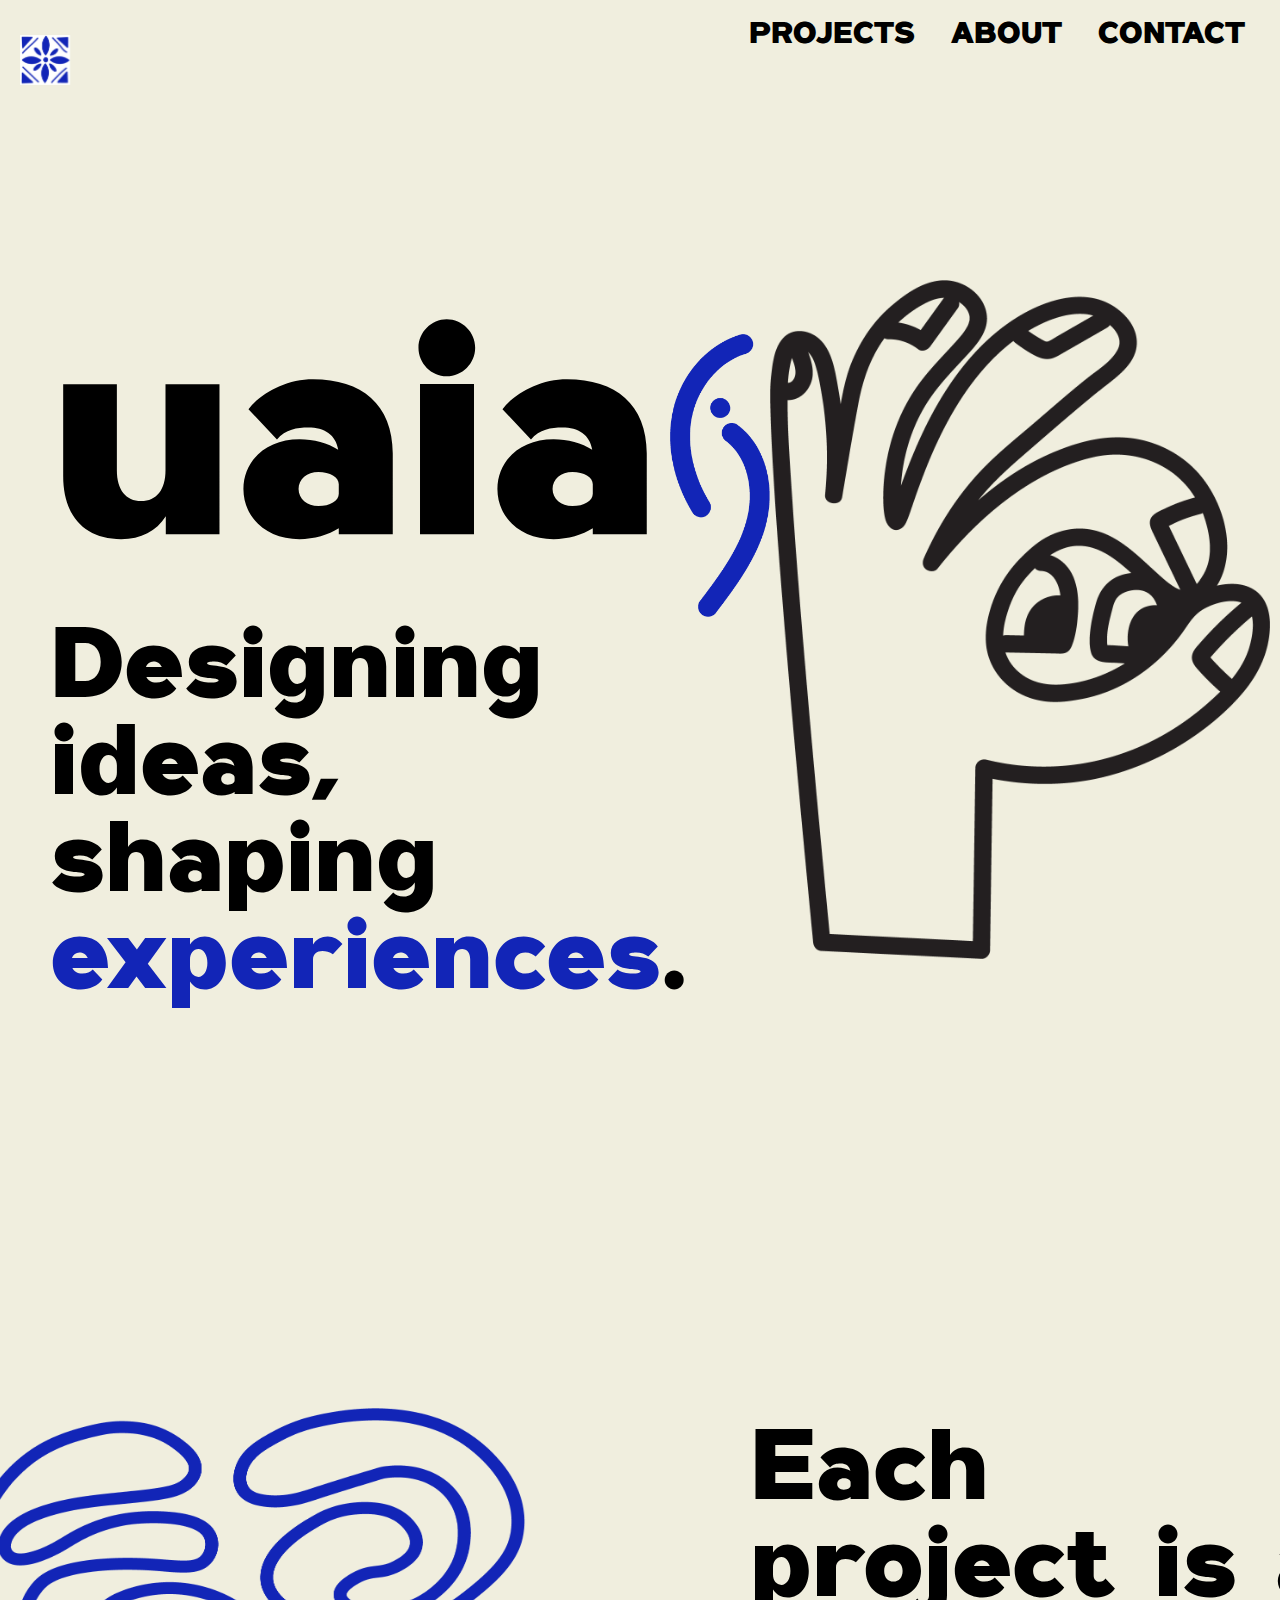
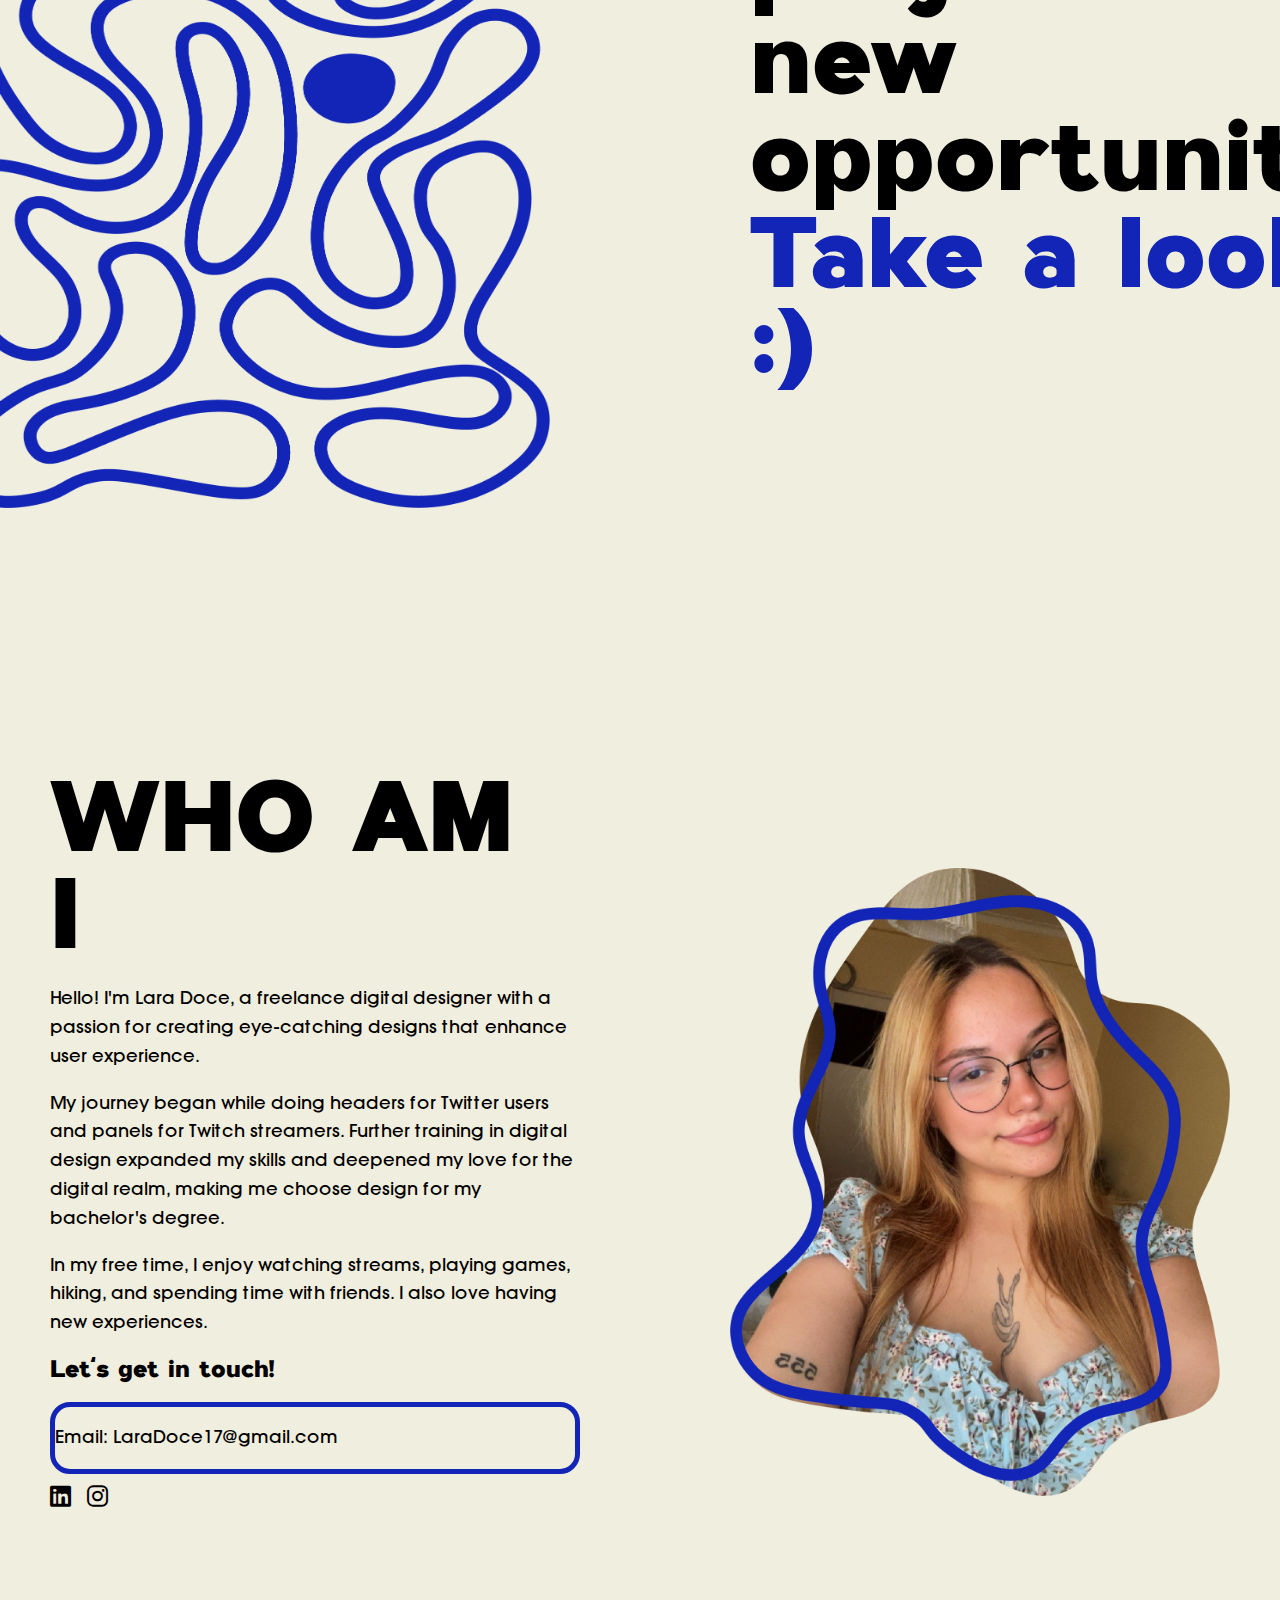
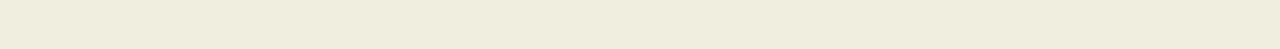
<file: index.html>
<!DOCTYPE html>
<html lang="en" style="scroll-behavior: smooth;">

<head>
    
    <meta charset="UTF-8">
    <meta name="viewport" content="width=device-width, initial-scale=1.0">
    <link rel="stylesheet" href="https://cdnjs.cloudflare.com/ajax/libs/font-awesome/6.5.2/css/all.min.css">
    <link rel="stylesheet" href="style.css">
    <title>UAIA</title>

</head>

<body>

    <header>
        <a href="#main-text" class="logo">
            <img src="images/mainpage/azulejo.jpg" alt="UAIA Logo">
        </a>

        <nav>
            <a href="#project">PROJECTS</a>
            <a href="#about-me">ABOUT</a>
            <a href="mailto:laradoce17@gmail.com?subject=Contact&body=Hello, I would like to get your services!">CONTACT</a>
        </nav>
    </header>

    <div class="bar" id="bar">
        <img src="images/mainpage//bar.jpg" alt="bar">
    </div>

    <section>
        <div class="main-text" id="main-text">
            <h1>uaia</h1>
            <img src="images/mainpage//simbolo.jpg" alt="symbol">
            <h2>Designing ideas,<br>shaping <span>experiences</span>.</h2>
        </div>
        <div class="main-image">
            <img src="images/mainpage//mao.jpg" alt="Hand Symbol">
        </div>
    </section>

    <div class="project-opportunity" id="project">
        <div class="abstract-shape">
            <img src="images/mainpage//art.jpg" alt="art">
        </div>
        <div class="text-section">
            <h1>Each project is a new opportunity.<br><span><a href="projects.html" style="text-decoration: none;">Take a look :)</a></span></h1>
        </div>
    </div>

    <section class="about-me-section">
        <div class="about-me-container">
            <div class="about-me-text">
                <h1>WHO AM I</h1>
                <p>
                    Hello! I'm Lara Doce, a freelance digital designer with a passion for creating eye-catching designs that enhance user experience.
                </p>
                <p>
                    My journey began while doing headers for Twitter users and panels for Twitch streamers. Further training in digital design expanded my skills and deepened my love for the digital realm, making me choose design for my bachelor's degree.
                </p>
                <p>
                    In my free time, I enjoy watching streams, playing games, hiking, and spending time with friends. I also love having new experiences.
                </p>
                <div class="contact-info">
                    <h2>Let's get in touch!</h2>
                    <div class="email">
                    <p>Email: <a href="mailto:LaraDoce17@gmail.com">LaraDoce17@gmail.com</a></p>
                    </div>
                    <div class="social-links">
                        <a href="https://www.linkedin.com/in/uaiard/" target="_blank"><i class="fab fa-linkedin"></i></a>
                        <a href="https://www.instagram.com/uaiasdesign/" target="_blank"><i class="fab fa-instagram"></i></a>
                    </div>
                </div>
            </div>
            <div class="about-me-image" id="about-me">
                <img src="images/mainpage//mypic.jpg" alt="Lara Doce Profile Image">
            </div>
        </div>
    </section>
    
</body>

</html>
</file>
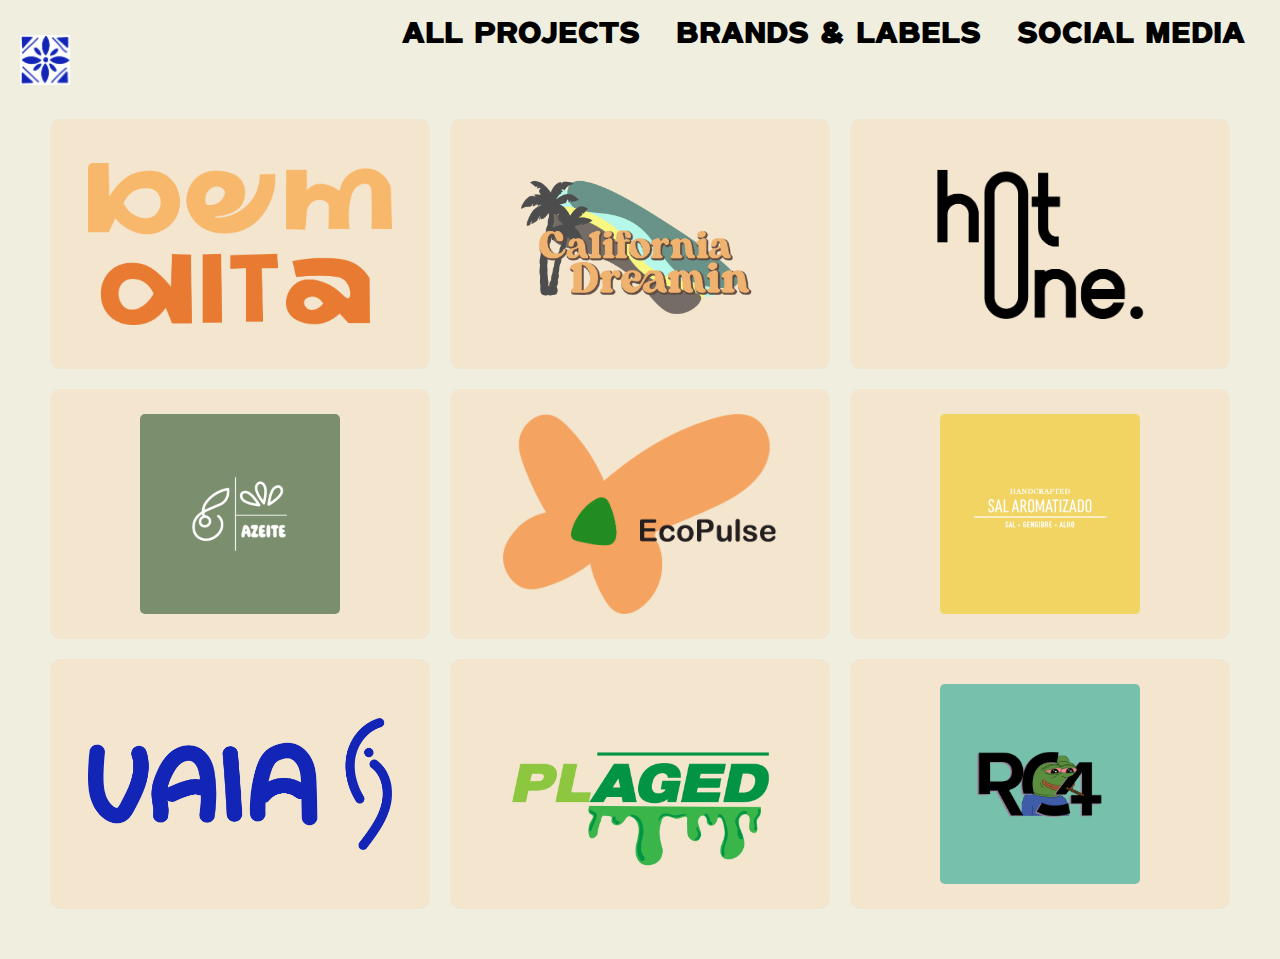
<file: brands.html>
<!DOCTYPE html>
<html lang="en" style="scroll-behavior: smooth;">

<head>
    
    <meta charset="UTF-8">
    <meta name="viewport" content="width=device-width, initial-scale=1.0">
    <link rel="stylesheet" href="https://cdnjs.cloudflare.com/ajax/libs/font-awesome/6.5.2/css/all.min.css">
    <link rel="stylesheet" href="style.css">
    <title>UAIA</title>

</head>

<body>

    <header>
        <a href="index.html#main-text" class="logo">
            <img src="images/mainpage/azulejo.jpg" alt="UAIA Logo">
        </a>
        <nav>
            <a href="projects.html">ALL PROJECTS</a>
            <a href="brands.html">BRANDS & LABELS</a>
            <a href="socialmedia.html">SOCIAL MEDIA</a>
        </nav>
    </header>

    <section class="projects-grid" id="projects">
        <div class="project-card">
            <img src="images/projectphotos/bemdita.jpeg" alt="Bem Dita">
        </div>
        <div class="project-card">
            <img src="images/projectphotos/califd.jpeg" alt="California Dreamin">
        </div>
        <div class="project-card">
            <img src="images/projectphotos/hotone.jpeg" alt="hot one">
        </div>
        <div class="project-card">
            <img src="images/projectphotos/azeitelabel.jpeg" alt="label azeite">
        </div>
        <div class="project-card">
            <img src="images/projectphotos/ecopulse.jpeg" alt="ecopulse">
        </div>
        <div class="project-card">
            <img src="images/projectphotos/salaromatizado.jpeg" alt="label sal">
        </div>
        <div class="project-card">
            <img src="images/projectphotos/uaia.jpeg" alt="uaia">
        </div>
        <div class="project-card">
            <img src="images/projectphotos/plagued.jpeg" alt="plagued">
        </div>
        <div class="project-card">
            <img src="images/projectphotos/rc4.jpeg" alt="rc4">
        </div>
    </section>
</file>
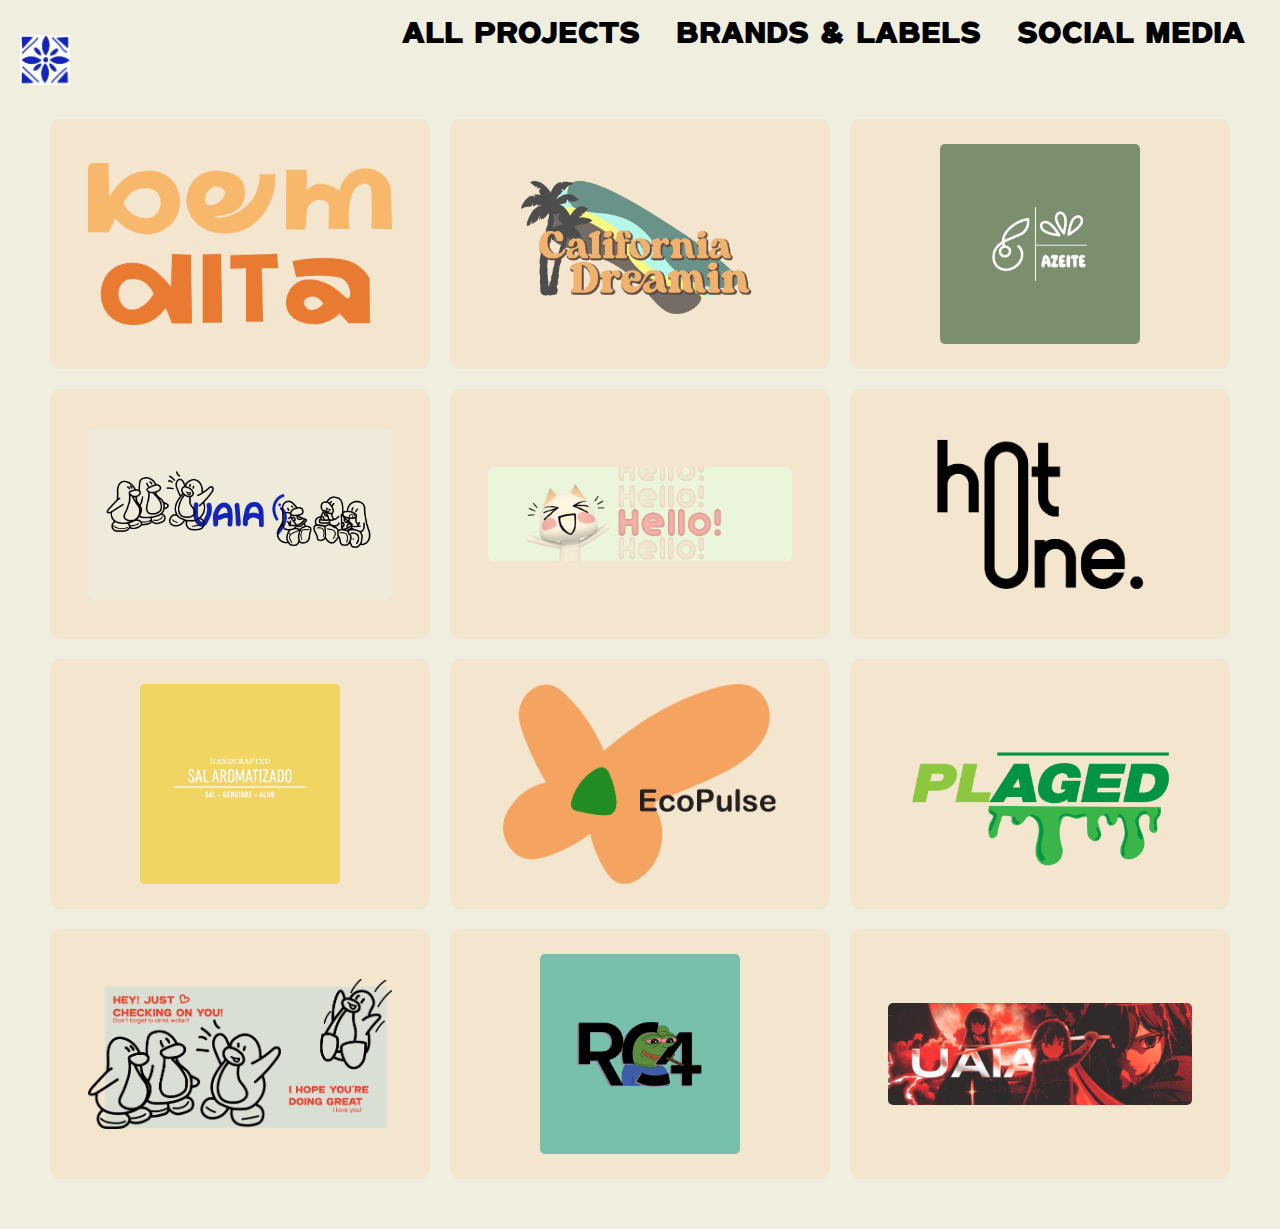
<file: projects.html>
<!DOCTYPE html>
<html lang="en" style="scroll-behavior: smooth;">

<head>
    
    <meta charset="UTF-8">
    <meta name="viewport" content="width=device-width, initial-scale=1.0">
    <link rel="stylesheet" href="https://cdnjs.cloudflare.com/ajax/libs/font-awesome/6.5.2/css/all.min.css">
    <link rel="stylesheet" href="style.css">
    <title>UAIA</title>

</head>

<body>

    <header>
        <a href="index.html#main-text" class="logo">
            <img src="images/mainpage/azulejo.jpg" alt="UAIA Logo">
        </a>
        <nav>
            <a href="Projects.html">ALL PROJECTS</a>
            <a href="brands.html">BRANDS & LABELS</a>
            <a href="socialmedia.html">SOCIAL MEDIA</a>
        </nav>
    </header>

    <section class="projects-grid" id="projects">
        <div class="project-card">
            <img src="images/projectphotos/bemdita.jpeg" alt="Bem Dita">
        </div>
        <div class="project-card">
            <img src="images/projectphotos/califd.jpeg" alt="California Dreamin">
        </div>
        <div class="project-card">
            <img src="images/projectphotos/azeitelabel.jpeg" alt="label azeite">
        </div>
        <div class="project-card">
            <img src="images/projectphotos/uaiahtwitter.jpeg" alt="twitter header">
        </div>
        <div class="project-card">
            <img src="images/projectphotos/paneltwitch1.jpeg" alt="twitch panel">
        </div>
        <div class="project-card">
            <img src="images/projectphotos/hotone.jpeg" alt="hot one">
        </div>
        <div class="project-card">
            <img src="images/projectphotos/salaromatizado.jpeg" alt="label sal">
        </div>
        <div class="project-card">
            <img src="images/projectphotos/ecopulse.jpeg" alt="ecopulse">
        </div>
        <div class="project-card">
            <img src="images/projectphotos/plagued.jpeg" alt="plagued">
        </div>
        <div class="project-card">
            <img src="images/projectphotos/cppost.jpeg" alt="insta post">
        </div>
        <div class="project-card">
            <img src="images/projectphotos/rc4.jpeg" alt="rc4">
        </div>
        <div class="project-card">
            <img src="images/projectphotos/uaiahtwitter4.jpeg" alt="">
        </div>
    </section>

</body>
</file>
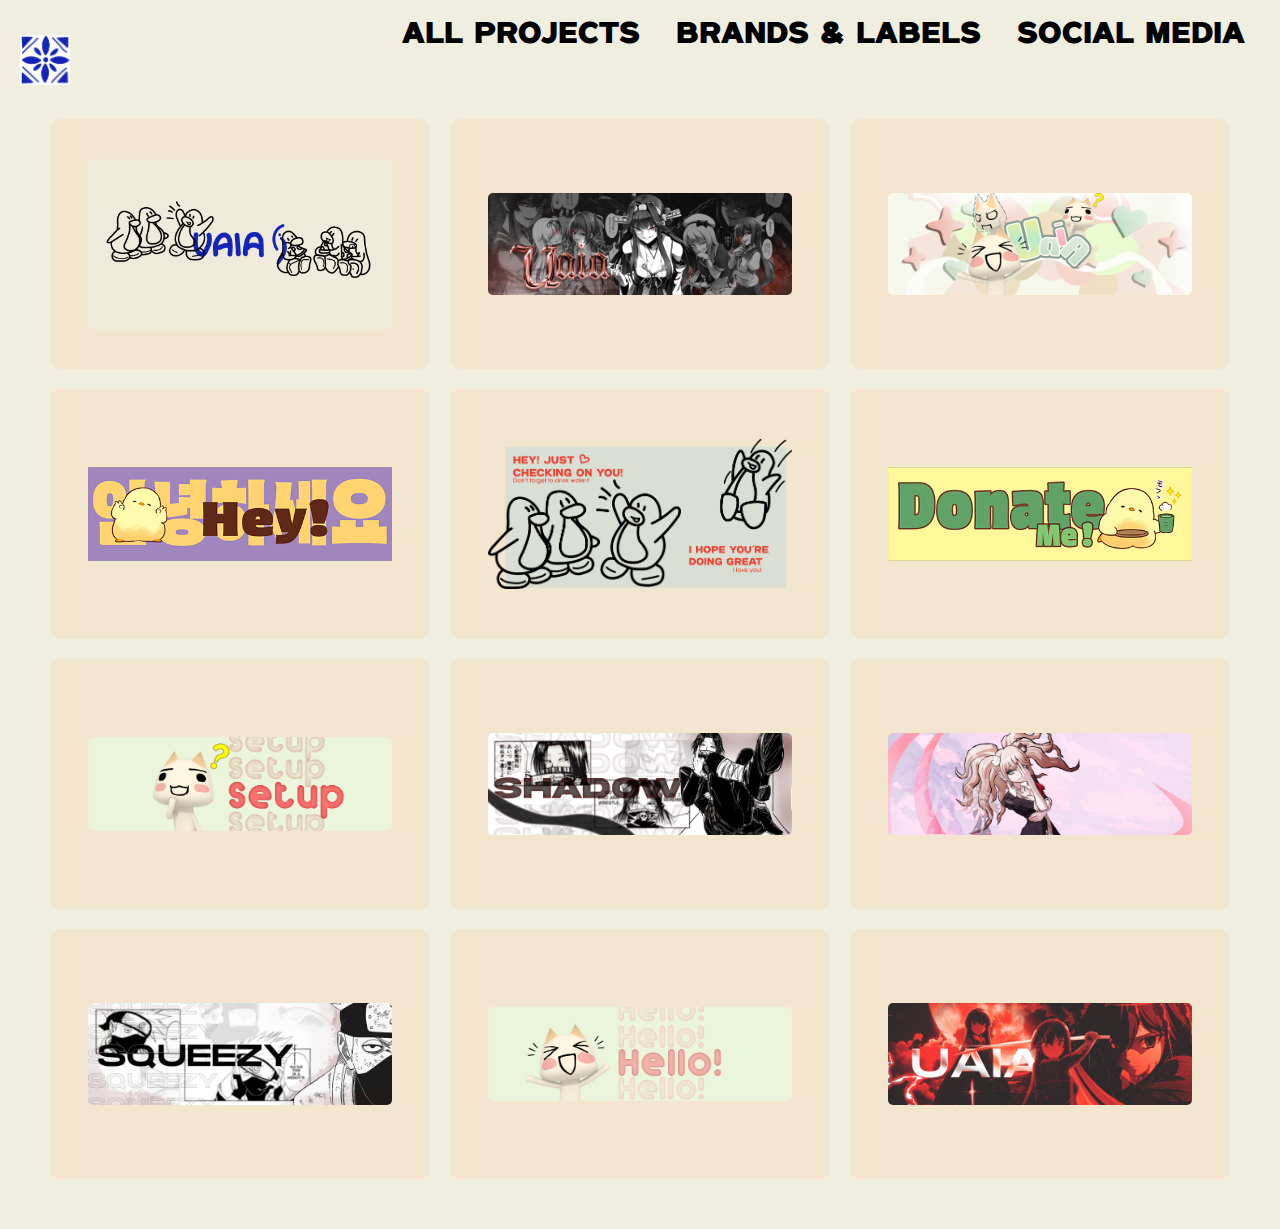
<file: socialmedia.html>
<!DOCTYPE html>
<html lang="en" style="scroll-behavior: smooth;">

<head>
    
    <meta charset="UTF-8">
    <meta name="viewport" content="width=device-width, initial-scale=1.0">
    <link rel="stylesheet" href="https://cdnjs.cloudflare.com/ajax/libs/font-awesome/6.5.2/css/all.min.css">
    <link rel="stylesheet" href="style.css">
    <title>UAIA</title>

</head>

<body>

    <header>
        <a href="index.html#main-text" class="logo">
            <img src="images/mainpage/azulejo.jpg" alt="UAIA Logo">
        </a>
        <nav>
            <a href="projects.html">ALL PROJECTS</a>
            <a href="brands.html">BRANDS & LABELS</a>
            <a href="#socialmedia.html">SOCIAL MEDIA</a>
        </nav>
    </header>

    <section class="projects-grid" id="projects">
        <div class="project-card">
            <img src="images/projectphotos/uaiahtwitter.jpeg" alt="twitter header">
        </div>
        <div class="project-card">
            <img src="images/projectphotos/uaiahtwitter2.jpeg" alt="header">
        </div>
        <div class="project-card">
            <img src="images/projectphotos/uaiahtwitter3.jpeg" alt="header">
        </div>
        <div class="project-card">
            <img src="images/projectphotos/paneltwitch3.jpeg" alt="panel">
        </div>
        <div class="project-card">
            <img src="images/projectphotos/cppost.jpeg" alt="insta post">
        </div>
        <div class="project-card">
            <img src="images/projectphotos/paneltwitch4.jpeg" alt="panel">
        </div>
        <div class="project-card">
            <img src="images/projectphotos/paneltwitch2.jpeg" alt="panel">
        </div>
        <div class="project-card">
            <img src="images/projectphotos/hshadow.jpeg" alt="header">
        </div>
        <div class="project-card">
            <img src="images/projectphotos/htwitter.jpeg" alt="header">
        </div>
        <div class="project-card">
            <img src="images/projectphotos/headersqueezy.jpeg" alt="header">
        </div>
        <div class="project-card">
            <img src="images/projectphotos/paneltwitch1.jpeg" alt="panel">
        </div>
        <div class="project-card">
            <img src="images/projectphotos/uaiahtwitter4.jpeg" alt="">
        </div>
    </section>
</file>
<file: style.css>
{
  margin: 0;
  padding: 0;
  box-sizing: border-box;
}

@font-face {
    font-family: "CustomHeadingFont";
    src: url("fonts/Merich.ttf") format("truetype");
    font-style: normal;
    font-weight: lighter;
}

@font-face {
    font-family: "CustomBodyFont";
    src: url("fonts/AvantGarde.ttf") format("truetype");
    font-style: normal;
    font-weight: normal;
}

h1, h2, h3, body {
    font-family: "CustomHeadingFont", sans-serif;
}

p {
    font-family: "CustomBodyFont", serif;
}

body {
    background-color: #f0eede;
    margin: 0;
    padding: 0;
}

header {
    display: flex;
    justify-content: space-between;
    align-items: center;
    padding: 20px;
    background-color: #f0eede;
}

a:link{color:inherit}
a:active{color:inherit}
a:visited{color:inherit}
a:hover{color:inherit}

.logo img {
    height: 50px;
    position: fixed;
}

nav a {
    text-decoration: none;
    color: black;
    font-size: 30px;
    margin: 0 15px;
    position: relative;
}

nav a:hover,
nav a.active {
    color: #1225B7;
}

nav a.active::after {
    content: '';
    display: block;
    width: 100%;
    height: 2px;
    background-color: #1225B7;
    position: absolute;
    left: 0;
    bottom: -5px;
}

section {
    display: flex;
    justify-content: space-between;
    align-items: center;
    padding: 50px;
    
}

.bar img {
    width: 400px;
    margin-left: 1390px;
    margin-top: -100px;
}

.main-text h1 {
    font-size: 300px;
    font-weight: lighter;
    color: black;
    line-height: 0.1;
    margin-bottom: 20px;
    margin-top: 300px;
}

.main-text img {
    width: 100px;
    margin-left: 620px;
    margin-top: -150px;
}

.main-text h2 {
    font-size: 100px;
    font-weight: lighter;
    color: black;
    margin-bottom: 200px;
    margin-top: 0px;
}

.main-text h2 span {
    color: #1225B7;
}

.main-image img {
    width: 500px;
    margin-right: 70px;
    margin-bottom: 100px;
}

.project-opportunity {
    font-size: 50px;
    display: flex;
    justify-content: center;
    align-items: center;
    padding: 50px;
    background-color: #f0eede;
}

.abstract-shape img {
    width: 600px;
    height: 700px;
    margin-top: 100px;
    margin-left: 50px;
}

.project-opportunity h1 {
    font-weight: lighter;
    margin-left: 200px;
}

.text-section h1 span {
    color: #1225B7;
}

.about-me-section {
    display: flex;
    justify-content: center;
    align-items: center;
    padding: 50px;
    background-color: #f0eede;
}

.about-me-container {
    display: flex;
    flex-wrap: wrap;
    max-width: 1200px;
    align-items: center;
}

.about-me-text {
    flex: 1;
    max-width: 600px;
}

.about-me-text h1 {
    font-size: 100px;
    font-weight: lighter;
    margin-bottom: 15px;
}

.about-me-text p {
    font-size: 18px;
    font-weight: lighter;
    line-height: 1.6;
    margin-bottom: 15px;
}

.contact-info {
    margin-top: 20px;
}

.contact-info h2 {
    font-size: 24px;
    font-weight: lighter;
}

.contact-info p a {
    color: #000;
    text-decoration: none;
    font-weight: lighter;
}

.social-links {
    margin-top: 10px;
}

.social-links a {
    margin-right: 10px;
    font-size: 24px;
    color: #000;
    text-decoration: none;
}

.social-links a:hover {
    color: #1225B7; /* LinkedIn color */
}

.email {
    border-radius: 20px;
    border: 5px solid #1225B7;
}

.about-me-image {
    flex: 1;
    max-width: 500px;
    margin-bottom: 100px;
    margin-top: 150px;
    margin-left: 150px;
}

.about-me-image img {
    max-width: 100%;
    margin-top: 100px;
}

.projects-grid {
    display: grid;
    grid-template-columns: repeat(3, 1fr);
    grid-gap: 20px;
    padding: 50px;
    background-color: #f0eede;
}

.project-card {
    background-color: #F3E5CE;
    border-radius: 10px;
    display: flex;
    justify-content: center;
    align-items: center;
    height: 250px;
}

.project-card img {
    max-width: 80%;
    max-height: 80%;
    border-radius: 5px;
}
</file>
